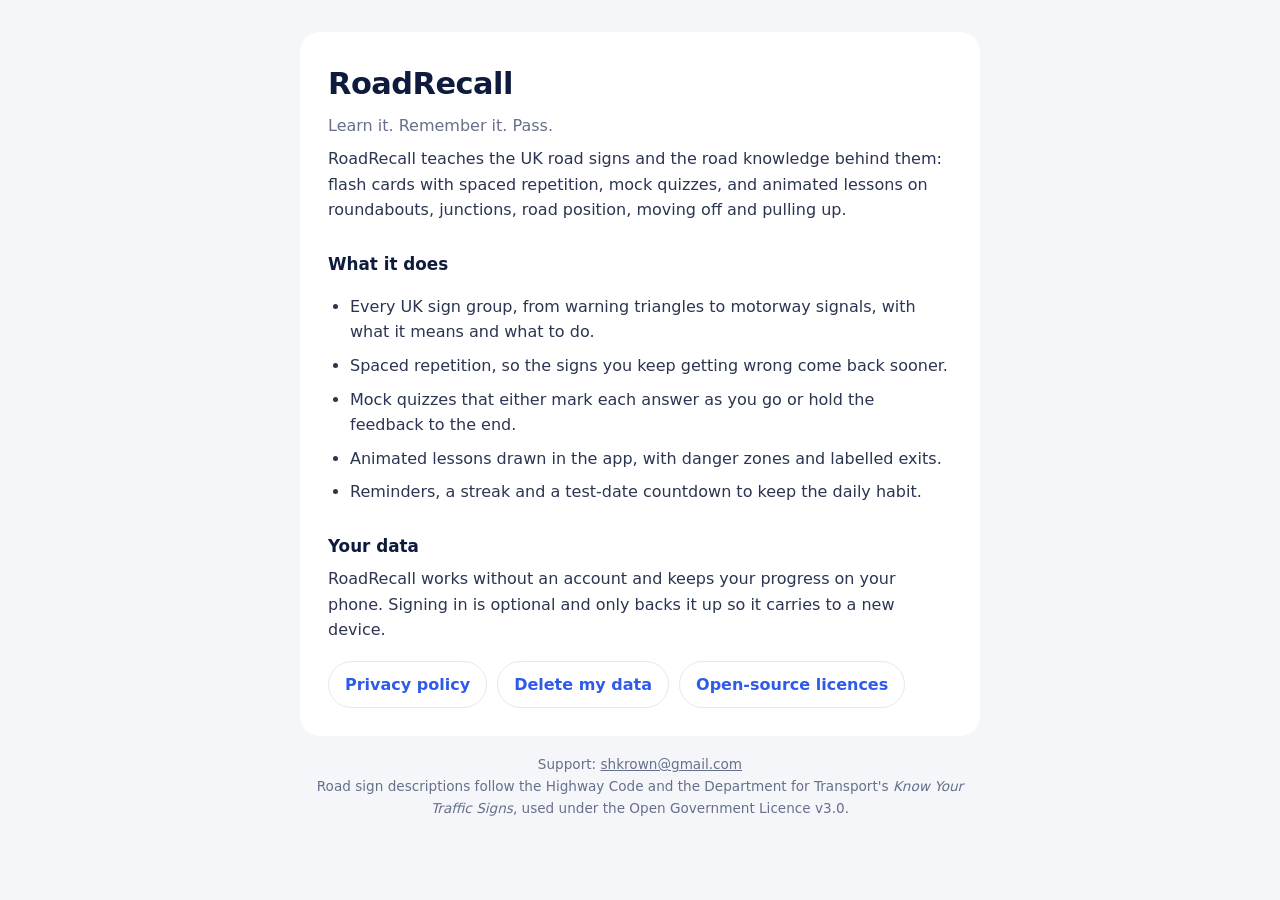
<file: index.html>
<!doctype html>
<html lang="en">
<head>
<meta charset="utf-8">
<meta name="viewport" content="width=device-width, initial-scale=1">
<title>RoadRecall</title>
<meta name="description" content="RoadRecall: UK road sign flash cards and animated lessons for the driving theory test.">
<link rel="stylesheet" href="style.css">
</head>
<body>
<main>
<h1>RoadRecall</h1>
<p class="tag">Learn it. Remember it. Pass.</p>
<p>RoadRecall teaches the UK road signs and the road knowledge behind them: flash cards with spaced repetition, mock quizzes, and animated lessons on roundabouts, junctions, road position, moving off and pulling up.</p>
<h2>What it does</h2>
<ul>
<li>Every UK sign group, from warning triangles to motorway signals, with what it means and what to do.</li>
<li>Spaced repetition, so the signs you keep getting wrong come back sooner.</li>
<li>Mock quizzes that either mark each answer as you go or hold the feedback to the end.</li>
<li>Animated lessons drawn in the app, with danger zones and labelled exits.</li>
<li>Reminders, a streak and a test-date countdown to keep the daily habit.</li>
</ul>
<h2>Your data</h2>
<p>RoadRecall works without an account and keeps your progress on your phone. Signing in is optional and only backs it up so it carries to a new device.</p>
<div class="links">
<a href="privacy.html">Privacy policy</a>
<a href="delete-data.html">Delete my data</a>
<a href="licences.html">Open-source licences</a>
</div>
</main>
<footer>Support: <a href="mailto:shkrown@gmail.com">shkrown@gmail.com</a><br>Road sign descriptions follow the Highway Code and the Department for Transport's <em>Know Your Traffic Signs</em>, used under the Open Government Licence v3.0.</footer>
</body>
</html>
</file>
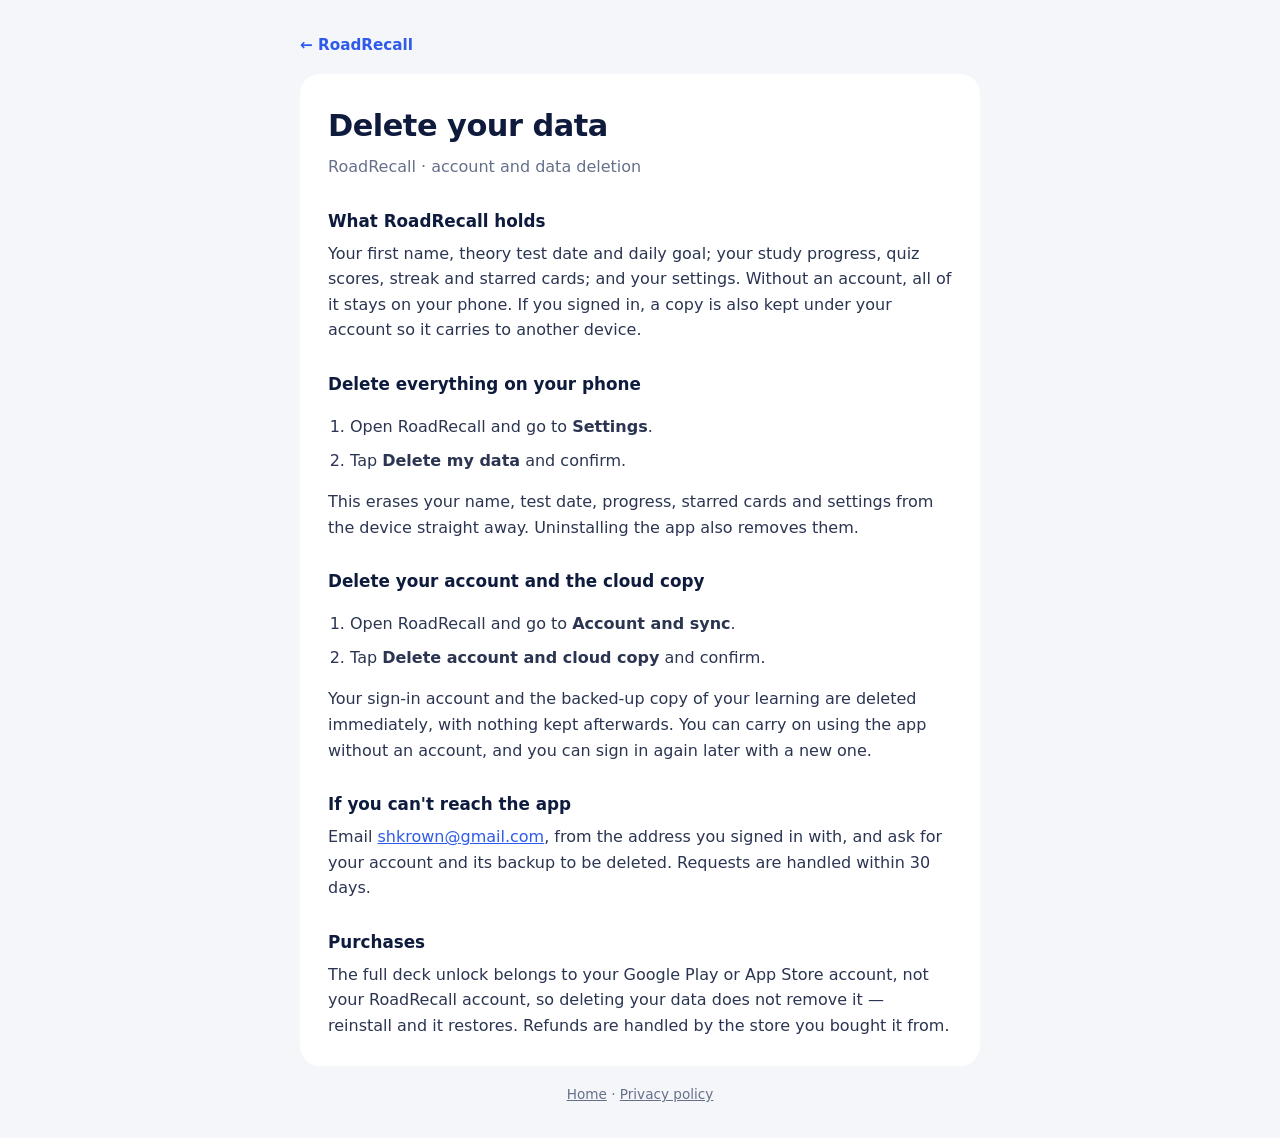
<file: delete-data.html>
<!doctype html>
<html lang="en">
<head>
<meta charset="utf-8">
<meta name="viewport" content="width=device-width, initial-scale=1">
<title>Delete your RoadRecall data</title>
<link rel="stylesheet" href="style.css">
</head>
<body>
<nav><a href="./">← RoadRecall</a></nav>
<main>
<h1>Delete your data</h1>
<p class="tag">RoadRecall · account and data deletion</p>
<h2>What RoadRecall holds</h2>
<p>Your first name, theory test date and daily goal; your study progress, quiz scores, streak and starred cards; and your settings. Without an account, all of it stays on your phone. If you signed in, a copy is also kept under your account so it carries to another device.</p>
<h2>Delete everything on your phone</h2>
<ol>
<li>Open RoadRecall and go to <strong>Settings</strong>.</li>
<li>Tap <strong>Delete my data</strong> and confirm.</li>
</ol>
<p>This erases your name, test date, progress, starred cards and settings from the device straight away. Uninstalling the app also removes them.</p>
<h2>Delete your account and the cloud copy</h2>
<ol>
<li>Open RoadRecall and go to <strong>Account and sync</strong>.</li>
<li>Tap <strong>Delete account and cloud copy</strong> and confirm.</li>
</ol>
<p>Your sign-in account and the backed-up copy of your learning are deleted immediately, with nothing kept afterwards. You can carry on using the app without an account, and you can sign in again later with a new one.</p>
<h2>If you can't reach the app</h2>
<p>Email <a href="mailto:shkrown@gmail.com">shkrown@gmail.com</a>, from the address you signed in with, and ask for your account and its backup to be deleted. Requests are handled within 30 days.</p>
<h2>Purchases</h2>
<p>The full deck unlock belongs to your Google Play or App Store account, not your RoadRecall account, so deleting your data does not remove it — reinstall and it restores. Refunds are handled by the store you bought it from.</p>
</main>
<footer><a href="./">Home</a> · <a href="privacy.html">Privacy policy</a></footer>
</body>
</html>
</file>
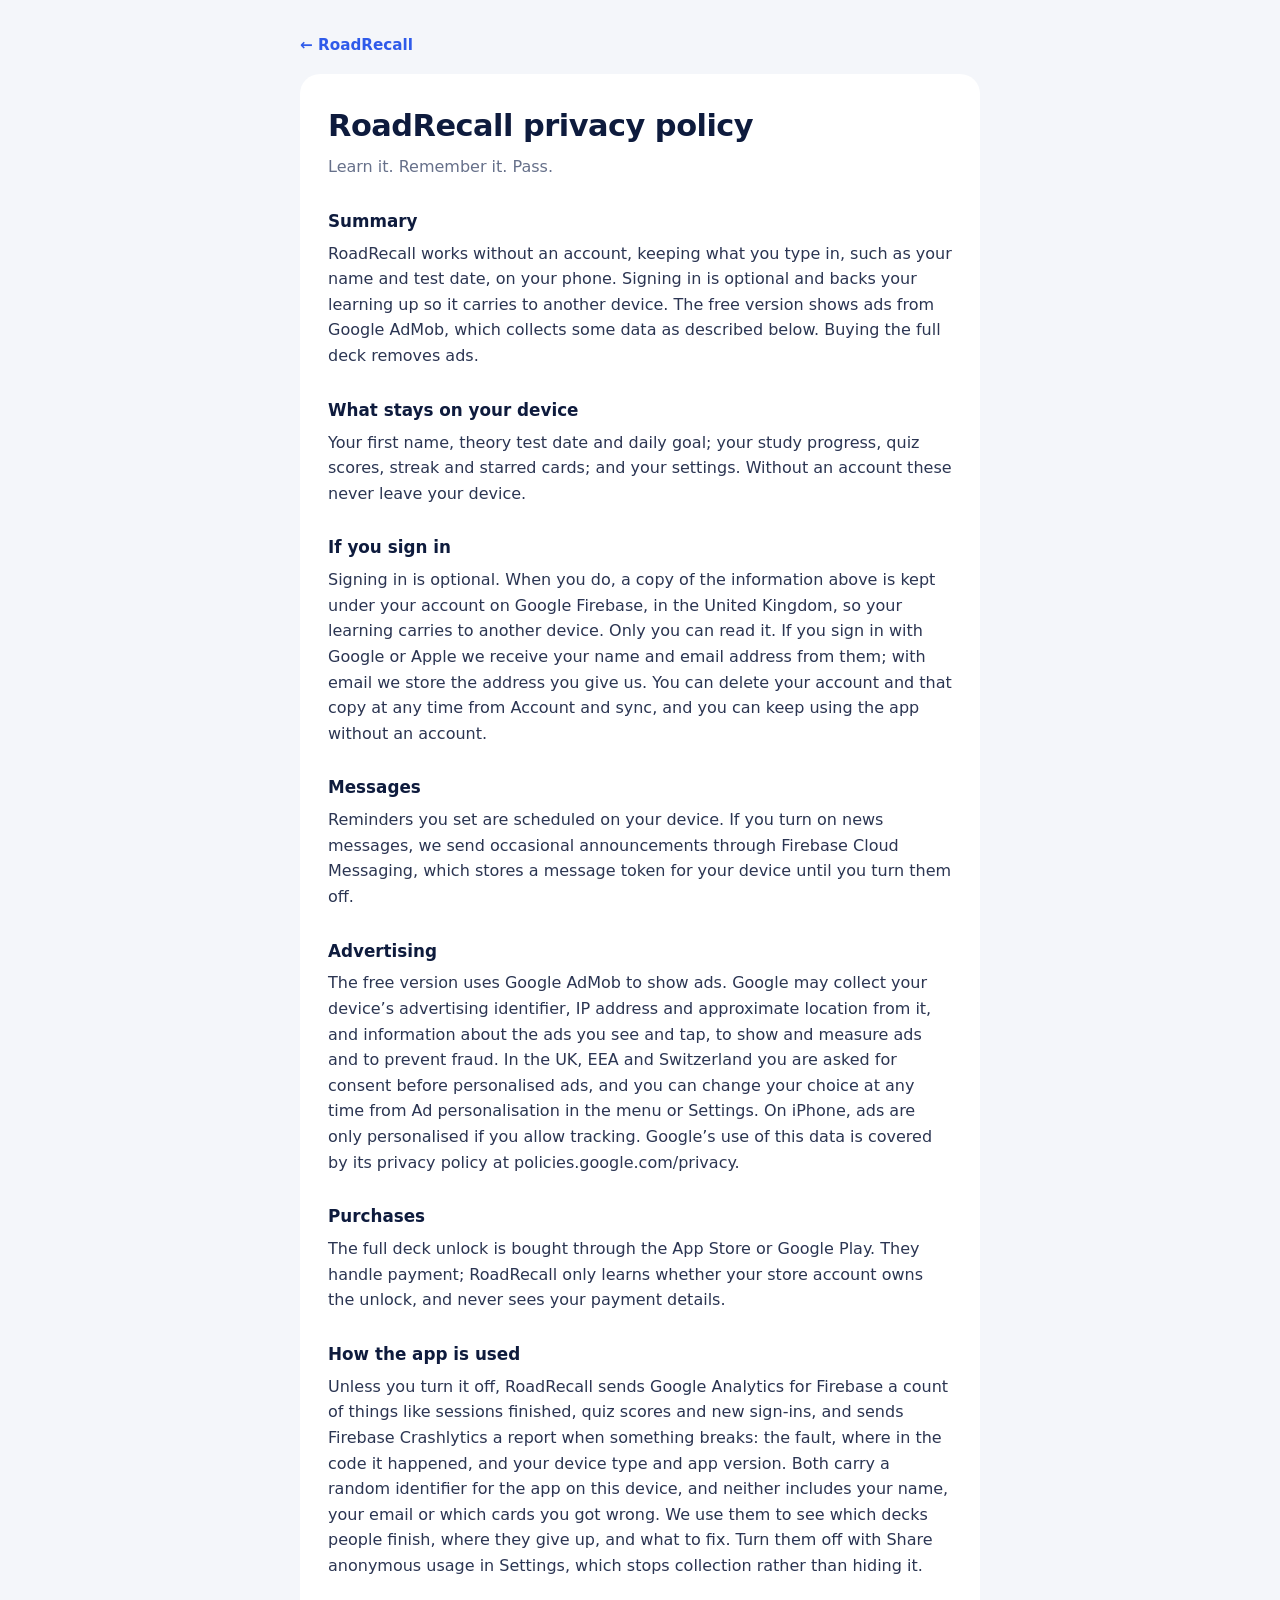
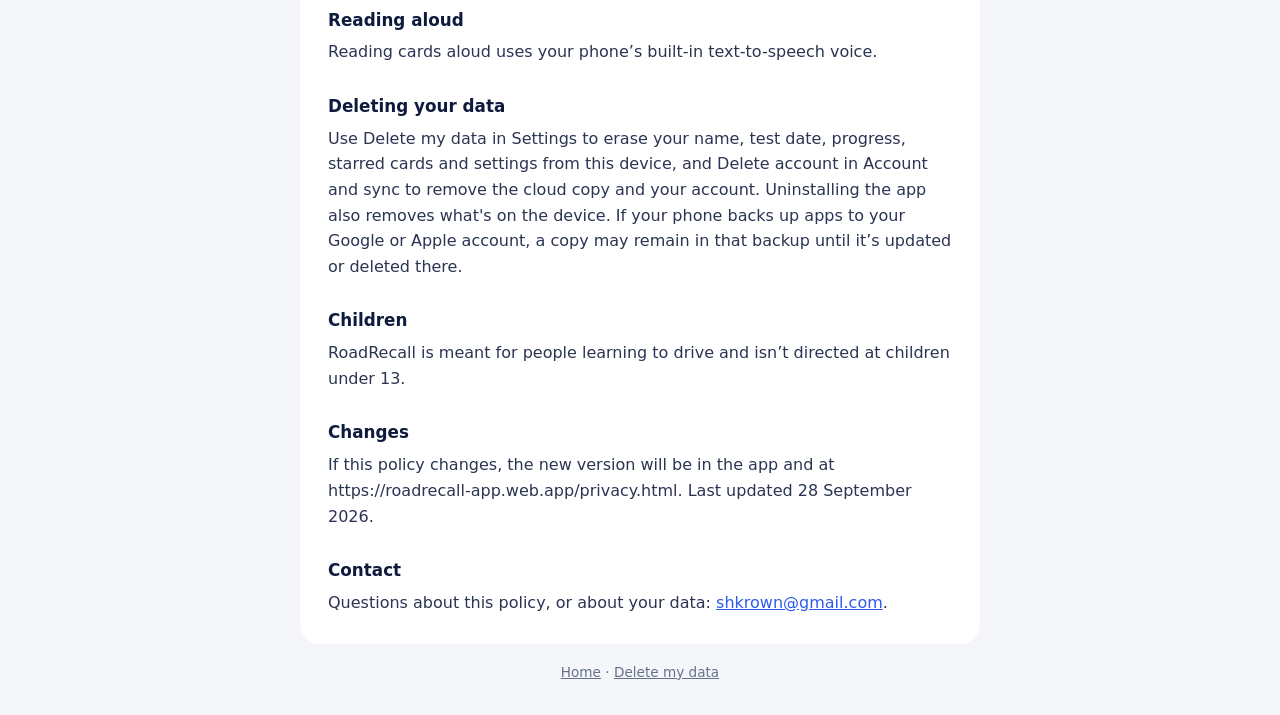
<file: privacy.html>
<!doctype html>
<html lang="en">
<head>
<meta charset="utf-8">
<meta name="viewport" content="width=device-width, initial-scale=1">
<title>RoadRecall privacy policy</title>
<link rel="stylesheet" href="style.css">
</head>
<body>
<nav><a href="./">← RoadRecall</a></nav>
<main>
<h1>RoadRecall privacy policy</h1>
<p class="tag">Learn it. Remember it. Pass.</p>
<h2>Summary</h2>
<p>RoadRecall works without an account, keeping what you type in, such as your name and test date, on your phone. Signing in is optional and backs your learning up so it carries to another device. The free version shows ads from Google AdMob, which collects some data as described below. Buying the full deck removes ads.</p>
<h2>What stays on your device</h2>
<p>Your first name, theory test date and daily goal; your study progress, quiz scores, streak and starred cards; and your settings. Without an account these never leave your device.</p>
<h2>If you sign in</h2>
<p>Signing in is optional. When you do, a copy of the information above is kept under your account on Google Firebase, in the United Kingdom, so your learning carries to another device. Only you can read it. If you sign in with Google or Apple we receive your name and email address from them; with email we store the address you give us. You can delete your account and that copy at any time from Account and sync, and you can keep using the app without an account.</p>
<h2>Messages</h2>
<p>Reminders you set are scheduled on your device. If you turn on news messages, we send occasional announcements through Firebase Cloud Messaging, which stores a message token for your device until you turn them off.</p>
<h2>Advertising</h2>
<p>The free version uses Google AdMob to show ads. Google may collect your device’s advertising identifier, IP address and approximate location from it, and information about the ads you see and tap, to show and measure ads and to prevent fraud. In the UK, EEA and Switzerland you are asked for consent before personalised ads, and you can change your choice at any time from Ad personalisation in the menu or Settings. On iPhone, ads are only personalised if you allow tracking. Google’s use of this data is covered by its privacy policy at policies.google.com/privacy.</p>
<h2>Purchases</h2>
<p>The full deck unlock is bought through the App Store or Google Play. They handle payment; RoadRecall only learns whether your store account owns the unlock, and never sees your payment details.</p>
<h2>How the app is used</h2>
<p>Unless you turn it off, RoadRecall sends Google Analytics for Firebase a count of things like sessions finished, quiz scores and new sign-ins, and sends Firebase Crashlytics a report when something breaks: the fault, where in the code it happened, and your device type and app version. Both carry a random identifier for the app on this device, and neither includes your name, your email or which cards you got wrong. We use them to see which decks people finish, where they give up, and what to fix. Turn them off with Share anonymous usage in Settings, which stops collection rather than hiding it.</p>
<h2>Reading aloud</h2>
<p>Reading cards aloud uses your phone’s built-in text-to-speech voice.</p>
<h2>Deleting your data</h2>
<p>Use Delete my data in Settings to erase your name, test date, progress, starred cards and settings from this device, and Delete account in Account and sync to remove the cloud copy and your account. Uninstalling the app also removes what&#x27;s on the device. If your phone backs up apps to your Google or Apple account, a copy may remain in that backup until it’s updated or deleted there.</p>
<h2>Children</h2>
<p>RoadRecall is meant for people learning to drive and isn’t directed at children under 13.</p>
<h2>Changes</h2>
<p>If this policy changes, the new version will be in the app and at https://roadrecall-app.web.app/privacy.html. Last updated 28 September 2026.</p>
<h2>Contact</h2>
<p>Questions about this policy, or about your data: <a href="mailto:shkrown@gmail.com">shkrown@gmail.com</a>.</p>
</main>
<footer><a href="./">Home</a> · <a href="delete-data.html">Delete my data</a></footer>
</body>
</html>
</file>
<file: style.css>
:root {
  --bg: #F4F6FA;
  --card: #ffffff;
  --ink: #0E1B3D;
  --body: #2b3552;
  --muted: #66708A;
  --line: #E4E8F0;
  --blue: #2F5BEA;
}
@media (prefers-color-scheme: dark) {
  :root {
    --bg: #0B1020;
    --card: #141A2C;
    --ink: #F2F5FF;
    --body: #C9D0E4;
    --muted: #8A93AD;
    --line: #232B42;
    --blue: #6E8CFF;
  }
}
* { box-sizing: border-box; }
body {
  font-family: -apple-system, system-ui, "Segoe UI", Roboto, sans-serif;
  color: var(--ink); background: var(--bg);
  margin: 0; padding: 32px 16px; line-height: 1.6;
}
main {
  max-width: 680px; margin: 0 auto; background: var(--card);
  border-radius: 20px; padding: 28px;
}
h1 { margin: 0 0 4px; letter-spacing: -0.5px; font-size: 1.9rem; }
h2 { font-size: 1.05rem; margin: 28px 0 6px; }
p { margin: 0 0 12px; color: var(--body); }
p:last-child { margin-bottom: 0; }
.tag { color: var(--muted); margin: 0 0 8px; }
a { color: var(--blue); }
ol, ul { color: var(--body); padding-left: 22px; }
li { margin-bottom: 8px; }
nav { max-width: 680px; margin: 0 auto 16px; }
nav a { text-decoration: none; font-weight: 600; font-size: 0.95rem; }
footer {
  max-width: 680px; margin: 18px auto 0; color: var(--muted);
  font-size: 0.85rem; text-align: center;
}
footer a { color: var(--muted); }
.links { display: flex; flex-wrap: wrap; gap: 10px; margin-top: 18px; }
.links a {
  display: inline-block; padding: 10px 16px; border: 1px solid var(--line);
  border-radius: 999px; text-decoration: none; font-weight: 600;
}
</file>
